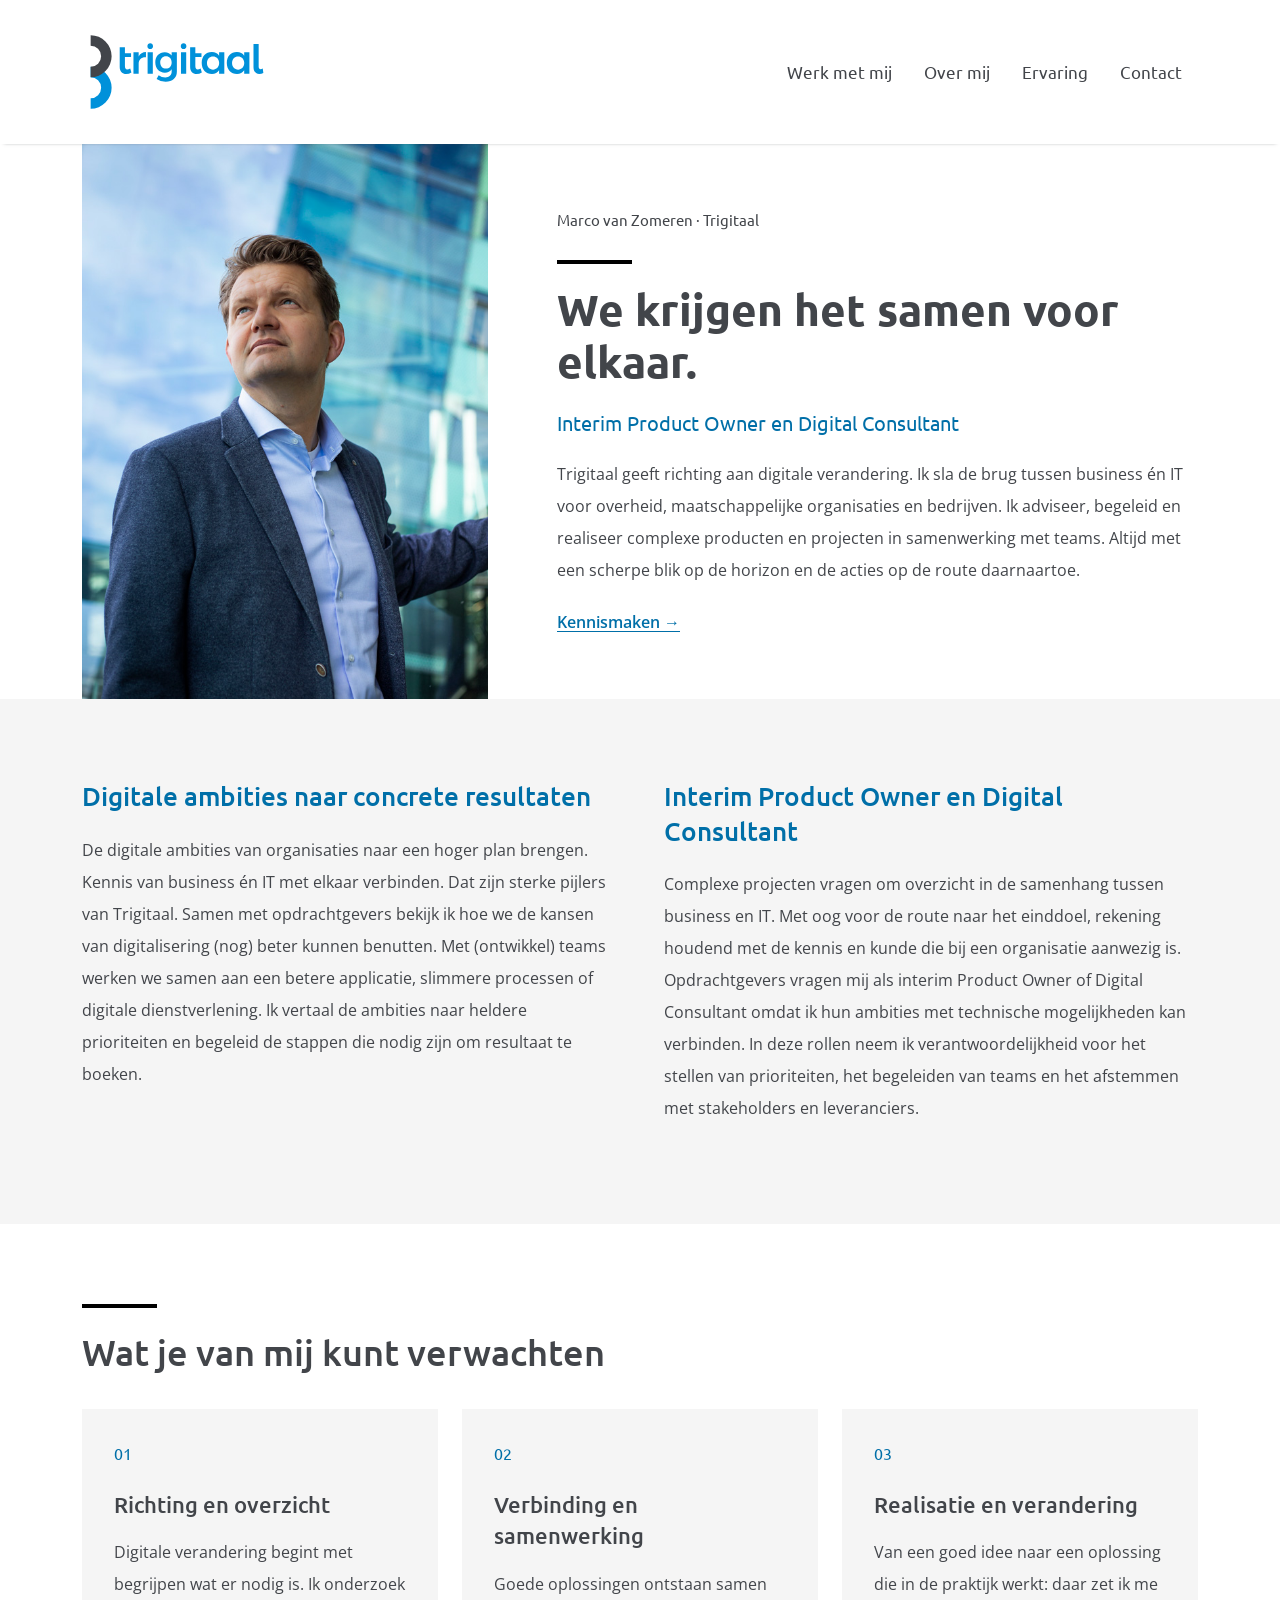
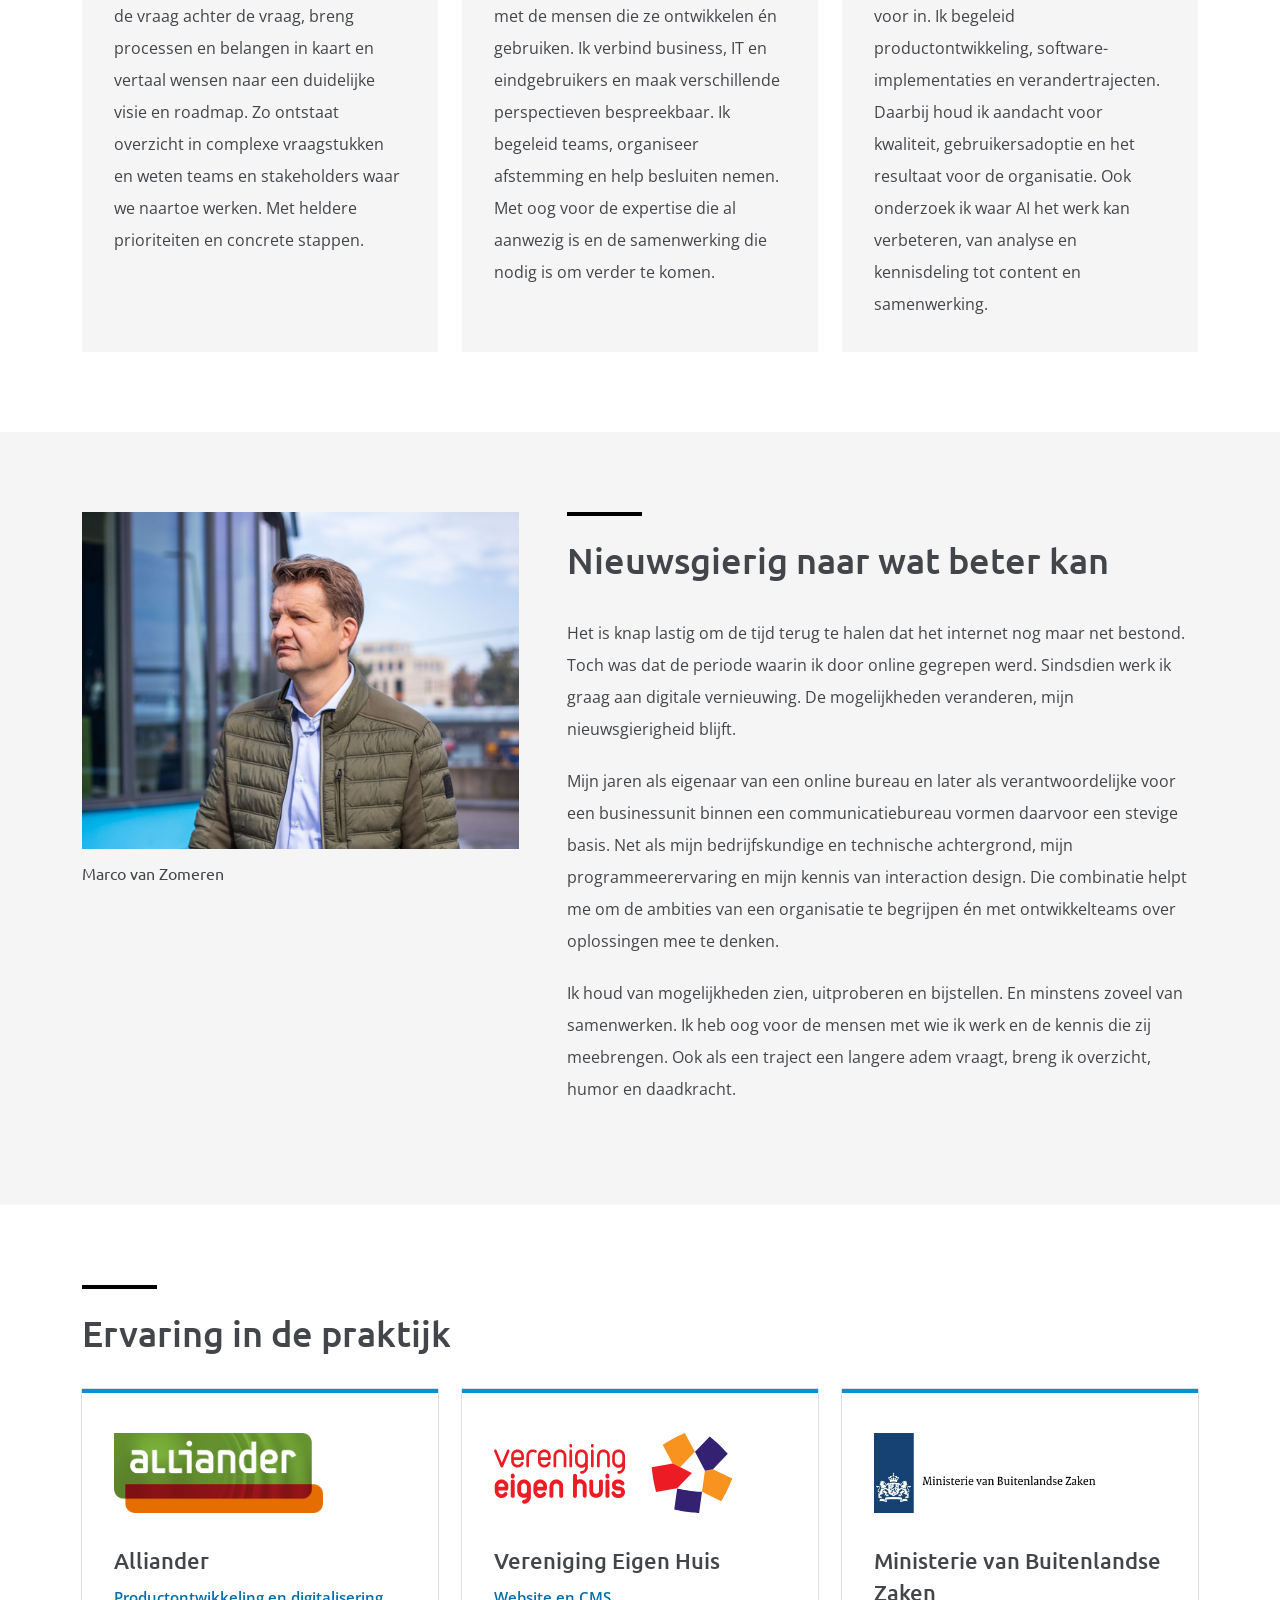
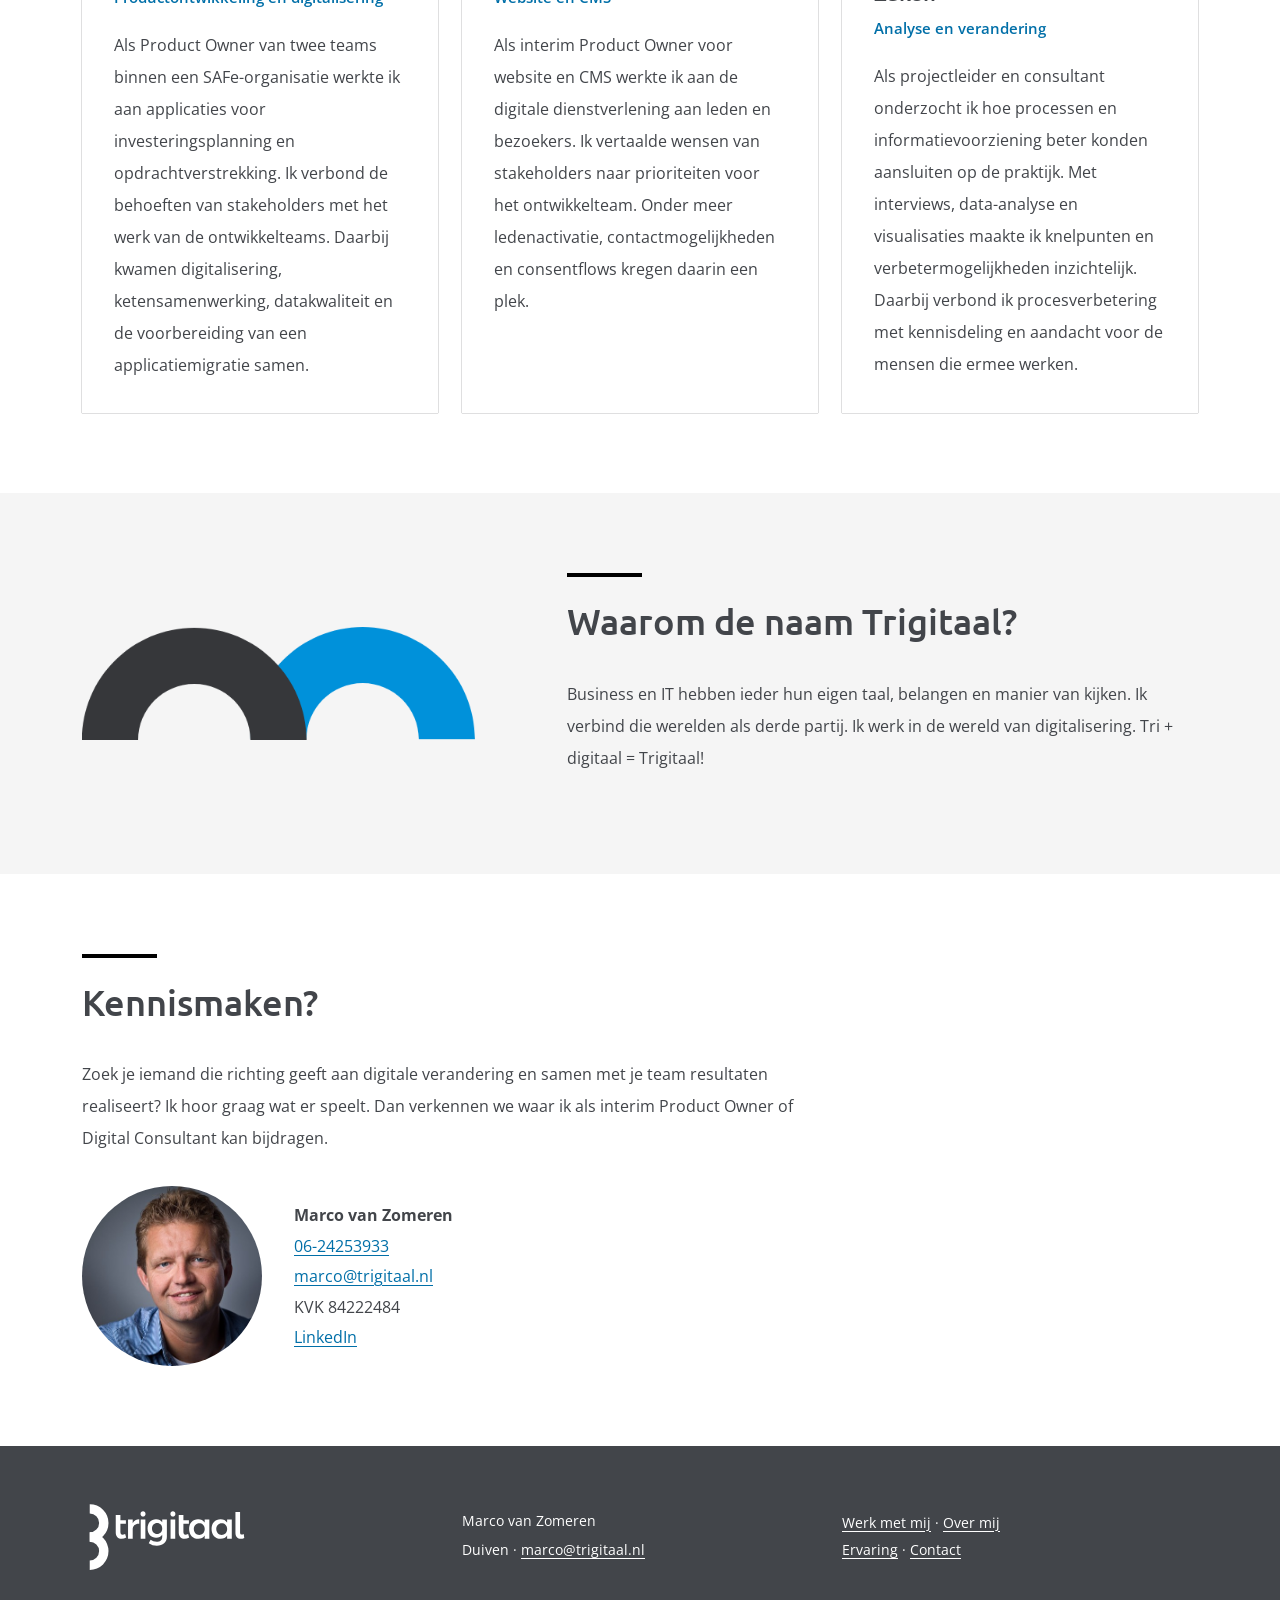
<file: index.html>
<!DOCTYPE html>
<html lang="nl">
<head>
  <meta charset="UTF-8">
  <meta name="viewport" content="width=device-width, initial-scale=1">
  <title>Trigitaal | Marco van Zomeren — Product Owner en Digital Consultant</title>
  <meta name="description" content="Marco van Zomeren verbindt business en IT als interim Product Owner en Digital Consultant. Richting, samenwerking en resultaat bij digitale verandering.">
  <link rel="icon" href="assets/images/favicon_trigitaal.ico">
  <link rel="stylesheet" href="assets/css/bootstrap.min.css">
  <link rel="preconnect" href="https://fonts.googleapis.com">
  <link rel="preconnect" href="https://fonts.gstatic.com" crossorigin>
  <link href="https://fonts.googleapis.com/css2?family=Open+Sans:wght@400;600&family=Ubuntu:wght@400;500;700&display=swap" rel="stylesheet">
  <link rel="stylesheet" href="style.css">
</head>
<body>
<a class="skip-link" href="#inhoud">Direct naar inhoud</a>
<header>
  <nav class="navbar navbar-expand-lg navbar-light" aria-label="Hoofdnavigatie">
    <div class="container">
      <a class="navbar-brand logo" href="#inhoud" aria-label="Trigitaal, naar het begin"><img src="assets/images/logo-trigitaal.svg" alt="Trigitaal" width="190"></a>
      <button class="navbar-toggler" type="button" data-bs-toggle="collapse" data-bs-target="#mainNavbar" aria-controls="mainNavbar" aria-expanded="false" aria-label="Menu openen of sluiten"><span class="navbar-toggler-icon"></span></button>
      <div class="collapse navbar-collapse justify-content-end" id="mainNavbar"><ul class="navbar-nav"><li class="nav-item"><a class="nav-link" href="#werk-met-mij">Werk met mij</a></li><li class="nav-item"><a class="nav-link" href="#over-mij">Over mij</a></li><li class="nav-item"><a class="nav-link" href="#ervaring">Ervaring</a></li><li class="nav-item"><a class="nav-link" href="#contact">Contact</a></li></ul></div>
    </div>
  </nav>
</header>
<main id="inhoud" tabindex="-1">
  <section class="brandbox" aria-labelledby="intro-title">
    <div class="container"><div class="row align-items-center hero-row">
      <div class="col-md-5 hero-image-column"><img class="hero-photo" src="assets/images/foto_marco_home.jpg" alt="Marco van Zomeren" width="600" height="821" fetchpriority="high"></div>
      <div class="col-md-7 hero-copy"><p class="eyebrow">Marco van Zomeren · Trigitaal</p><h1 id="intro-title">We krijgen het samen voor elkaar.</h1><p class="role">Interim Product Owner en Digital Consultant</p><p>Trigitaal geeft richting aan digitale verandering. Ik sla de brug tussen business én IT voor overheid, maatschappelijke organisaties en bedrijven. Ik adviseer, begeleid en realiseer complexe producten en projecten in samenwerking met teams. Altijd met een scherpe blik op de horizon en de acties op de route daarnaartoe.</p><a class="contact-link" href="#contact">Kennismaken <span aria-hidden="true">→</span></a></div>
    </div></div>
  </section>
  <section id="werk-met-mij" class="section block-background-grey" aria-label="Werk met mij">
    <div class="container"><div class="row g-4 g-lg-5"><article class="col-lg-6"><h2>Digitale ambities naar concrete resultaten</h2><p>De digitale ambities van organisaties naar een hoger plan brengen. Kennis van business én IT met elkaar verbinden. Dat zijn sterke pijlers van Trigitaal. Samen met opdrachtgevers bekijk ik hoe we de kansen van digitalisering (nog) beter kunnen benutten. Met (ontwikkel) teams werken we samen aan een betere applicatie, slimmere processen of digitale dienstverlening. Ik vertaal de ambities naar heldere prioriteiten en begeleid de stappen die nodig zijn om resultaat te boeken.</p></article>
<article class="col-lg-6"><h2>Interim Product Owner en Digital Consultant</h2><p>Complexe projecten vragen om overzicht in de samenhang tussen business en IT. Met oog voor de route naar het einddoel, rekening houdend met de kennis en kunde die bij een organisatie aanwezig is. Opdrachtgevers vragen mij als interim Product Owner of Digital Consultant omdat ik hun ambities met technische mogelijkheden kan verbinden. In deze rollen neem ik verantwoordelijkheid voor het stellen van prioriteiten, het begeleiden van teams en het afstemmen met stakeholders en leveranciers.</p></article></div></div>
  </section>
  <section class="section" aria-labelledby="verwachten-title">
    <div class="container"><h2 class="section-title" id="verwachten-title">Wat je van mij kunt verwachten</h2><div class="row g-4"><div class="col-lg-4"><article class="card contribution"><div class="card-body"><span class="card-number" aria-hidden="true">01</span><h3>Richting en overzicht</h3><p>Digitale verandering begint met begrijpen wat er nodig is. Ik onderzoek de vraag achter de vraag, breng processen en belangen in kaart en vertaal wensen naar een duidelijke visie en roadmap. Zo ontstaat overzicht in complexe vraagstukken en weten teams en stakeholders waar we naartoe werken. Met heldere prioriteiten en concrete stappen.</p></div></article></div>
<div class="col-lg-4"><article class="card contribution"><div class="card-body"><span class="card-number" aria-hidden="true">02</span><h3>Verbinding en samenwerking</h3><p>Goede oplossingen ontstaan samen met de mensen die ze ontwikkelen én gebruiken. Ik verbind business, IT en eindgebruikers en maak verschillende perspectieven bespreekbaar. Ik begeleid teams, organiseer afstemming en help besluiten nemen. Met oog voor de expertise die al aanwezig is en de samenwerking die nodig is om verder te komen.</p></div></article></div>
<div class="col-lg-4"><article class="card contribution"><div class="card-body"><span class="card-number" aria-hidden="true">03</span><h3>Realisatie en verandering</h3><p>Van een goed idee naar een oplossing die in de praktijk werkt: daar zet ik me voor in. Ik begeleid productontwikkeling, software-implementaties en verandertrajecten. Daarbij houd ik aandacht voor kwaliteit, gebruikersadoptie en het resultaat voor de organisatie. Ook onderzoek ik waar AI het werk kan verbeteren, van analyse en kennisdeling tot content en samenwerking.</p></div></article></div></div></div>
  </section>
  <section id="over-mij" class="section block-background-grey" aria-labelledby="over-title">
    <div class="container"><div class="row g-4 g-lg-5 align-items-start">
      <div class="col-lg-5"><figure><img class="about-photo" src="assets/images/foto_marco_wiebenik.jpg" alt="Portret van Marco van Zomeren" width="600" height="462" loading="lazy"><figcaption>Marco van Zomeren</figcaption></figure></div>
      <div class="col-lg-7"><h2 class="section-title" id="over-title">Nieuwsgierig naar wat beter kan</h2><p>Het is knap lastig om de tijd terug te halen dat het internet nog maar net bestond. Toch was dat de periode waarin ik door online gegrepen werd. Sindsdien werk ik graag aan digitale vernieuwing. De mogelijkheden veranderen, mijn nieuwsgierigheid blijft.</p><p>Mijn jaren als eigenaar van een online bureau en later als verantwoordelijke voor een businessunit binnen een communicatiebureau vormen daarvoor een stevige basis. Net als mijn bedrijfskundige en technische achtergrond, mijn programmeerervaring en mijn kennis van interaction design. Die combinatie helpt me om de ambities van een organisatie te begrijpen én met ontwikkelteams over oplossingen mee te denken.</p><p>Ik houd van mogelijkheden zien, uitproberen en bijstellen. En minstens zoveel van samenwerken. Ik heb oog voor de mensen met wie ik werk en de kennis die zij meebrengen. Ook als een traject een langere adem vraagt, breng ik overzicht, humor en daadkracht.</p></div>
    </div></div>
  </section>
  <section id="ervaring" class="section" aria-labelledby="ervaring-title">
    <div class="container"><h2 class="section-title" id="ervaring-title">Ervaring in de praktijk</h2><div class="row g-4"><div class="col-lg-4"><article class="card case"><div class="card-body"><div class="case-logo"><img src="assets/images/logo-alliander.png" alt="Logo Alliander" loading="lazy"></div><h3>Alliander</h3><p class="case-subtitle">Productontwikkeling en digitalisering</p><p>Als Product Owner van twee teams binnen een SAFe-organisatie werkte ik aan applicaties voor investeringsplanning en opdrachtverstrekking. Ik verbond de behoeften van stakeholders met het werk van de ontwikkelteams. Daarbij kwamen digitalisering, ketensamenwerking, datakwaliteit en de voorbereiding van een applicatiemigratie samen.</p></div></article></div>
<div class="col-lg-4"><article class="card case"><div class="card-body"><div class="case-logo"><img src="assets/images/logo-vereniging-eigen-huis.svg" alt="Logo Vereniging Eigen Huis" loading="lazy"></div><h3>Vereniging Eigen Huis</h3><p class="case-subtitle">Website en CMS</p><p>Als interim Product Owner voor website en CMS werkte ik aan de digitale dienstverlening aan leden en bezoekers. Ik vertaalde wensen van stakeholders naar prioriteiten voor het ontwikkelteam. Onder meer ledenactivatie, contactmogelijkheden en consentflows kregen daarin een plek.</p></div></article></div>
<div class="col-lg-4"><article class="card case"><div class="card-body"><div class="case-logo"><img src="assets/images/logo-ministerie-buitenlandse-zaken.jpg" alt="Logo Ministerie van Buitenlandse Zaken" loading="lazy"></div><h3>Ministerie van Buitenlandse Zaken</h3><p class="case-subtitle">Analyse en verandering</p><p>Als projectleider en consultant onderzocht ik hoe processen en informatievoorziening beter konden aansluiten op de praktijk. Met interviews, data-analyse en visualisaties maakte ik knelpunten en verbetermogelijkheden inzichtelijk. Daarbij verbond ik procesverbetering met kennisdeling en aandacht voor de mensen die ermee werken.</p></div></article></div></div></div>
  </section>
  <section class="section block-background-grey" aria-labelledby="naam-title">
    <div class="container"><div class="row g-4 g-lg-5 align-items-center">
      <div class="col-md-5"><img class="illustration" src="assets/images/brug.png" alt="" width="504" height="145" loading="lazy"></div>
      <div class="col-md-7"><h2 class="section-title" id="naam-title">Waarom de naam Trigitaal?</h2><p>Business en IT hebben ieder hun eigen taal, belangen en manier van kijken. Ik verbind die werelden als derde partij. Ik werk in de wereld van digitalisering. Tri + digitaal = Trigitaal!</p></div>
    </div></div>
  </section>
  <section id="contact" class="section contact-section" aria-labelledby="contact-title">
    <div class="container"><div class="row"><div class="col-lg-8"><h2 class="section-title" id="contact-title">Kennismaken?</h2><p>Zoek je iemand die richting geeft aan digitale verandering en samen met je team resultaten realiseert? Ik hoor graag wat er speelt. Dan verkennen we waar ik als interim Product Owner of Digital Consultant kan bijdragen.</p><div class="contact-person"><img class="contact-photo" src="assets/images/marco-contact.jpg" alt="Marco van Zomeren" width="240" height="160" loading="lazy"><address><strong>Marco van Zomeren</strong><br><a href="tel:+31624253933">06-24253933</a><br><a href="mailto:marco@trigitaal.nl">marco@trigitaal.nl</a><br>KVK 84222484<br><a href="https://www.linkedin.com/in/marcovanzomeren/">LinkedIn</a></address></div></div></div></div>
  </section>
</main>
<footer class="footer"><div class="container"><div class="row align-items-center g-4"><div class="col-md-4"><a href="#inhoud"><img src="assets/images/logo-wit.svg" alt="Trigitaal" width="170" loading="lazy"></a></div><div class="col-md-4"><p>Marco van Zomeren<br>Duiven · <a href="mailto:marco@trigitaal.nl">marco@trigitaal.nl</a></p></div><div class="col-md-4"><nav aria-label="Footernavigatie"><a href="#werk-met-mij">Werk met mij</a> · <a href="#over-mij">Over mij</a><br><a href="#ervaring">Ervaring</a> · <a href="#contact">Contact</a></nav></div></div></div></footer>
<script src="assets/js/bootstrap.min.js"></script>
<script src="assets/js/onepage.js"></script>
</body>
</html>
</file>
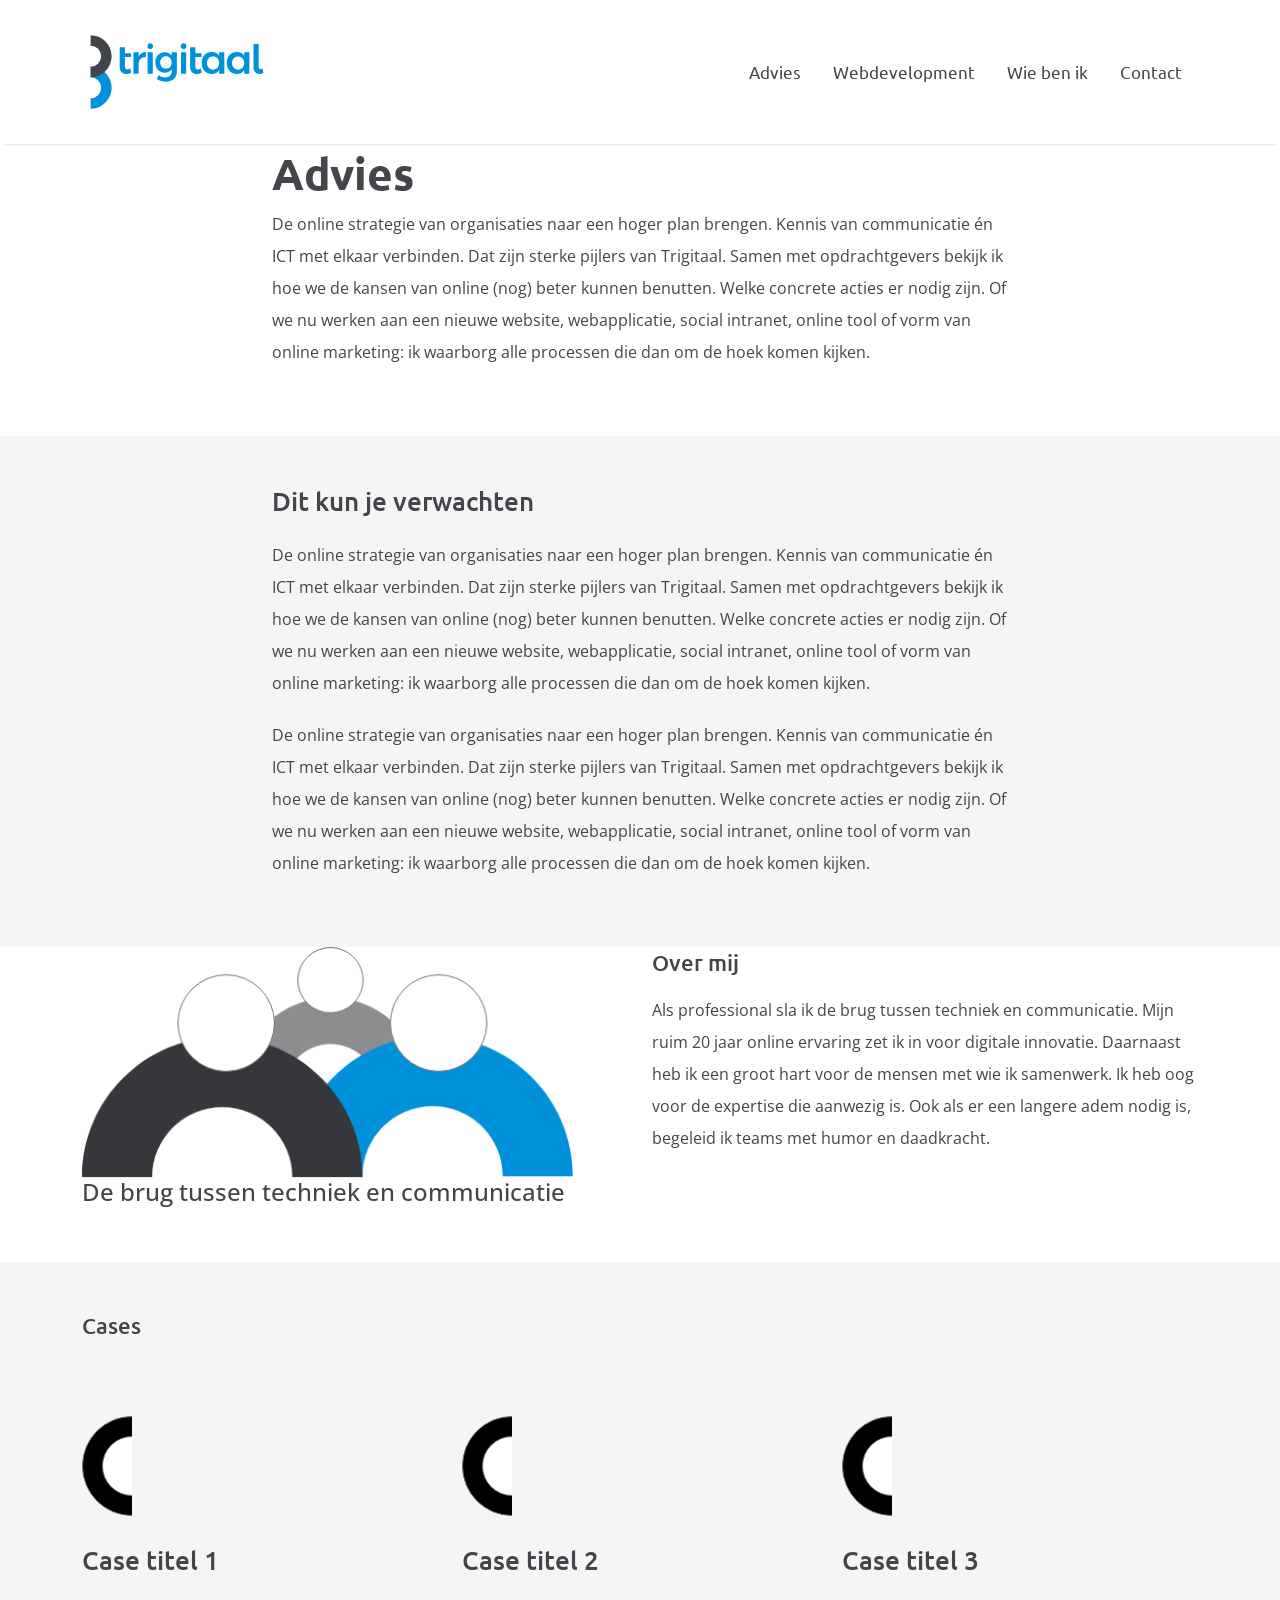
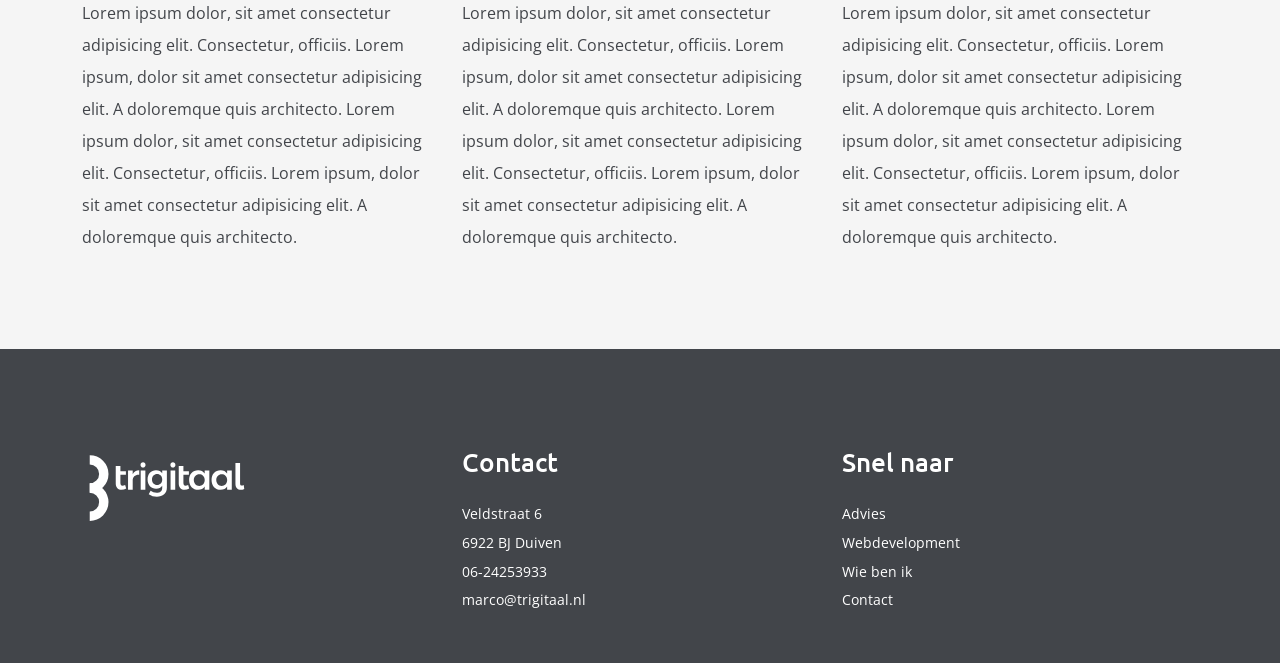
<file: page.html>
<!DOCTYPE html>
<html lang="nl">
    <head>
        <meta charset="UTF-8">
        
        <meta name="viewport" content="width=device-width, initial-scale=1.0">
        <link rel="shortcut icon" href="assets/images/favicon_trigitaal.ico" type="image/x-icon">
        <link rel="stylesheet" href="assets/css/bootstrap.min.css">
        <link rel="stylesheet" href="style.css">
        <link rel="preconnect" href="https://fonts.googleapis.com"> 
        <link rel="preconnect" href="https://fonts.gstatic.com" crossorigin> 
        <link href="https://fonts.googleapis.com/css2?family=Montserrat:wght@400;600&family=Open+Sans:wght@400&family=Ubuntu:wght@200;300;400;500;700&display=swap" rel="stylesheet">
    
        <title>Trigitaal - Page</title>
    </head>
<body>  
  
    <header>
        <nav class="navbar navbar-expand-lg navbar-light">
            <div class="container">
                <div class="navbar-brand">   
                    <a href="index.html" class="logo">
                    <img src="assets/images/logo-trigitaal.svg" alt="Trigitaal">
                    </a>
                </div>      
                    <button class="navbar-toggler" type="button" data-bs-toggle="collapse" data-bs-target="#mainNavbar" aria-controls="mainNavbar" aria-expanded="false" aria-label="Menu openen of sluiten">
                    <span class="navbar-toggler-icon"></span>
                    </button>
                <div class="collapse navbar-collapse justify-content-end" id="mainNavbar">
                    <ul class="navbar-nav">
                        <li class="nav-item">
                            <a href="page.html" class="nav-link">Advies</a>
                        </li>
                        <li class="nav-item">
                            <a href="index.html#webdevelopment" class="nav-link">Webdevelopment</a>
                        </li>
                        <li class="nav-item">
                             <a href="index.html#over-mij" class="nav-link">Wie ben ik</a>
                        </li>
                        <li class="nav-item">
                             <a href="#contact" class="nav-link">Contact</a>
                        </li>
                    </ul>
                </div>             
            </div>
        </nav> 
    </header>
<main>
    <section class="brandbox">
        <div class="container">  
            <div class="row">
                <div class="col-md-8 offset-md-2 mt-1 mb-5">
                    <h1>Advies</h1>
                        <p>De online strategie van organisaties naar een hoger plan brengen. Kennis van communicatie én ICT met elkaar verbinden. Dat zijn sterke pijlers van Trigitaal. Samen met opdrachtgevers bekijk ik hoe we de kansen van online (nog) beter kunnen benutten. Welke concrete acties er nodig zijn. Of we nu werken aan een nieuwe website, webapplicatie, social intranet, online tool of vorm van online marketing: ik waarborg alle processen die dan om de hoek komen kijken.</p>
                </div>
                </div>   
        </div>
    </section>

    <section class="one-column block-background-grey">
        <div class="container">  
            <div class="row">
                <div class="col-md-8 offset-md-2 mt-5 mb-5">
                    <h2>Dit kun je verwachten</h2>
                        <p>De online strategie van organisaties naar een hoger plan brengen. Kennis van communicatie én ICT met elkaar verbinden. Dat zijn sterke pijlers van Trigitaal. Samen met opdrachtgevers bekijk ik hoe we de kansen van online (nog) beter kunnen benutten. Welke concrete acties er nodig zijn. Of we nu werken aan een nieuwe website, webapplicatie, social intranet, online tool of vorm van online marketing: ik waarborg alle processen die dan om de hoek komen kijken.</p>
                        <p>De online strategie van organisaties naar een hoger plan brengen. Kennis van communicatie én ICT met elkaar verbinden. Dat zijn sterke pijlers van Trigitaal. Samen met opdrachtgevers bekijk ik hoe we de kansen van online (nog) beter kunnen benutten. Welke concrete acties er nodig zijn. Of we nu werken aan een nieuwe website, webapplicatie, social intranet, online tool of vorm van online marketing: ik waarborg alle processen die dan om de hoek komen kijken.</p>

                </div>
                </div>   
        </div>
    </section>

    <section class="two-columns">   
        <div class="container mb-5">
            <div class="row">
            <div class="col-md-6">
                <img src="assets/images/samenwerken.png" alt="samenwerken figuur" class="illustration">
                <h4>De brug tussen techniek en communicatie</h4>
            </div>
            <div class="col-md-6">                               
                <h3>Over mij</h3>
                <p>Als professional sla ik de brug tussen techniek en communicatie. Mijn ruim 20 jaar online ervaring zet ik in voor digitale innovatie. Daarnaast heb ik een groot hart voor de mensen met wie ik samenwerk. Ik heb oog voor de expertise die aanwezig is. Ook als er een langere adem nodig is, begeleid ik teams met humor en daadkracht.</p>
            </div>
            </div>   
        </div>
    </section>  

<section class="cases block-background-grey pt-5 pb-5">
    <div class="container">
        <h3>Cases</h3>
        <div class="row mt-5">
            <div class="col-lg-4 mb-5">
                <div class="card">
                    <div class="card-img">
                        <img src="assets/images/boog-c.png" alt="" class="cases-card-img-top">
                    </div>
                    <div class="cases-card-body">
                       <div class="card-title"><h2>Case titel 1</h2></div>
                        <div class="card-text"><p>Lorem ipsum dolor, sit amet consectetur adipisicing elit. Consectetur, officiis. Lorem ipsum, dolor sit amet consectetur adipisicing elit. A doloremque quis architecto. Lorem ipsum dolor, sit amet consectetur adipisicing elit. Consectetur, officiis. Lorem ipsum, dolor sit amet consectetur adipisicing elit. A doloremque quis architecto.</p>
                        </div>
                    </div>
                </div>
            </div>
            <div class="col-lg-4 mb-5">
                <div class="card">
                    <div class="card-img">
                        <img src="assets/images/boog-c.png" alt="" class="cases-card-img-top">
                    </div>
                    <div class="cases-card-body">
                       <div class="card-title"><h2>Case titel 2</h2></div>
                        <div class="card-text"><p>Lorem ipsum dolor, sit amet consectetur adipisicing elit. Consectetur, officiis. Lorem ipsum, dolor sit amet consectetur adipisicing elit. A doloremque quis architecto. Lorem ipsum dolor, sit amet consectetur adipisicing elit. Consectetur, officiis. Lorem ipsum, dolor sit amet consectetur adipisicing elit. A doloremque quis architecto.</p>
                        </div>
                    </div>
                </div>
            </div>
            <div class="col-lg-4 mb-5">
                <div class="card">
                    <div class="card-img">
                        <img src="assets/images/boog-c.png" alt="" class="cases-card-img-top">
                    </div>
                    <div class="cases-card-body">
                       <div class="card-title"><h2>Case titel 3</h2></div>
                        <div class="card-text"><p>Lorem ipsum dolor, sit amet consectetur adipisicing elit. Consectetur, officiis. Lorem ipsum, dolor sit amet consectetur adipisicing elit. A doloremque quis architecto. Lorem ipsum dolor, sit amet consectetur adipisicing elit. Consectetur, officiis. Lorem ipsum, dolor sit amet consectetur adipisicing elit. A doloremque quis architecto.</p>
                    </div>
                </div>
            </div>
        </div>
    </div>
</div>
</section>
</main>

  
<footer class="footer" id="contact">   
    <div class="container">
        <div class="row">
            <div class="col-md-4 mt-5">
                <img src="assets/images/logo-wit.svg" alt="Trigitaal" width="170">
            </div>
            <div class="col-md-4 mt-5">                            
            <div><h2>Contact</h2></div>
                <p>Veldstraat 6<br>
                6922 BJ  Duiven<br>
                06-24253933<br>
                marco@trigitaal.nl</p>
            </div>
        
            <div class="col-md-4 mt-5">                            
                <div><h2>Snel naar</h2></div>
                    <p>Advies<br>
                    Webdevelopment<br>
                    Wie ben ik<br>
                    Contact</p>
        </div>
        </div>   
    </div>
</footer>  

    <script src="assets/js/bootstrap.min.js"></script>
    
      

</body>
</html>
</file>
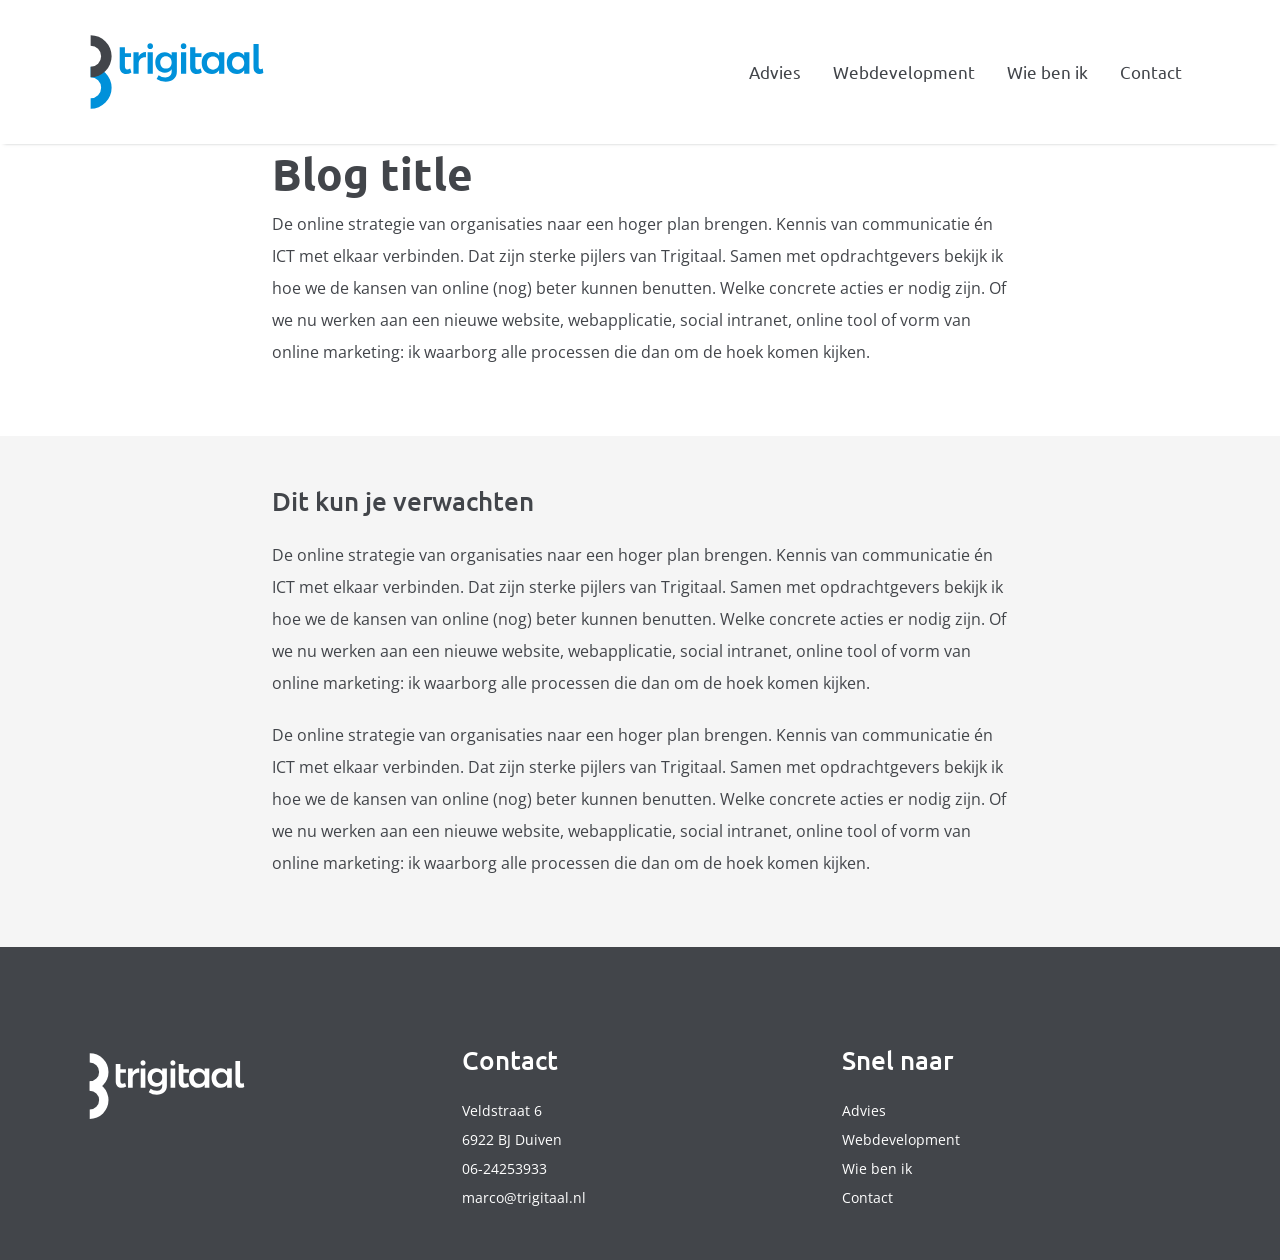
<file: single.html>
<!DOCTYPE html>
<html lang="nl">
    <head>
        <meta charset="UTF-8">
        
        <meta name="viewport" content="width=device-width, initial-scale=1.0">
        <link rel="shortcut icon" href="assets/images/favicon_trigitaal.ico" type="image/x-icon">
        <link rel="stylesheet" href="assets/css/bootstrap.min.css">
        <link rel="stylesheet" href="style.css">
        <link rel="preconnect" href="https://fonts.googleapis.com"> 
        <link rel="preconnect" href="https://fonts.gstatic.com" crossorigin> 
        <link href="https://fonts.googleapis.com/css2?family=Montserrat:wght@400;600&family=Open+Sans:wght@400&family=Ubuntu:wght@200;300;400;500;700&display=swap" rel="stylesheet">
    
        <title>Trigitaal - Blogpage</title>
    </head>
<body>  
  
    <header>
        <nav class="navbar navbar-expand-lg navbar-light">
            <div class="container">
                <div class="navbar-brand">   
                   <a href="index.html" class="logo">
                    <img src="assets/images/logo-trigitaal.svg" alt="Trigitaal">
                    </a>
                </div>      
                    <button class="navbar-toggler" type="button" data-bs-toggle="collapse" data-bs-target="#mainNavbar" aria-controls="mainNavbar" aria-expanded="false" aria-label="Menu openen of sluiten">
                    <span class="navbar-toggler-icon"></span>
                    </button>
                <div class="collapse navbar-collapse justify-content-end" id="mainNavbar">
                    <ul class="navbar-nav">
                        <li class="nav-item">
                            <a href="page.html" class="nav-link">Advies</a>
                        </li>
                        <li class="nav-item">
                            <a href="index.html#webdevelopment" class="nav-link">Webdevelopment</a>
                        </li>
                        <li class="nav-item">
                             <a href="index.html#over-mij" class="nav-link">Wie ben ik</a>
                        </li>
                        <li class="nav-item">
                             <a href="#contact" class="nav-link">Contact</a>
                        </li>
                    </ul>
                </div>             
            </div>
        </nav> 
    </header>
<main>
    <section class="one-column">
        <div class="container">  
            <div class="row">
                <div class="col-md-8 offset-md-2 mt-1 mb-5">
                    <h1>Blog title</h1>
                        <p>De online strategie van organisaties naar een hoger plan brengen. Kennis van communicatie én ICT met elkaar verbinden. Dat zijn sterke pijlers van Trigitaal. Samen met opdrachtgevers bekijk ik hoe we de kansen van online (nog) beter kunnen benutten. Welke concrete acties er nodig zijn. Of we nu werken aan een nieuwe website, webapplicatie, social intranet, online tool of vorm van online marketing: ik waarborg alle processen die dan om de hoek komen kijken.</p>
                </div>
                </div>   
        </div>
    </section>

    <section class="one-column block-background-grey">
        <div class="container">  
            <div class="row">
                <div class="col-md-8 offset-md-2 mt-5 mb-5">
                    <h2>Dit kun je verwachten</h2>
                        <p>De online strategie van organisaties naar een hoger plan brengen. Kennis van communicatie én ICT met elkaar verbinden. Dat zijn sterke pijlers van Trigitaal. Samen met opdrachtgevers bekijk ik hoe we de kansen van online (nog) beter kunnen benutten. Welke concrete acties er nodig zijn. Of we nu werken aan een nieuwe website, webapplicatie, social intranet, online tool of vorm van online marketing: ik waarborg alle processen die dan om de hoek komen kijken.</p>
                        <p>De online strategie van organisaties naar een hoger plan brengen. Kennis van communicatie én ICT met elkaar verbinden. Dat zijn sterke pijlers van Trigitaal. Samen met opdrachtgevers bekijk ik hoe we de kansen van online (nog) beter kunnen benutten. Welke concrete acties er nodig zijn. Of we nu werken aan een nieuwe website, webapplicatie, social intranet, online tool of vorm van online marketing: ik waarborg alle processen die dan om de hoek komen kijken.</p>

                </div>
                </div>   
        </div>
    </section>
</main>
<footer class="footer" id="contact">   
    <div class="container">
        <div class="row">
            <div class="col-md-4 mt-5">
                <img src="assets/images/logo-wit.svg" alt="Trigitaal" width="170">
            </div>
            <div class="col-md-4 mt-5">                            
            <div><h2>Contact</h2></div>
                <p>Veldstraat 6<br>
                6922 BJ  Duiven<br>
                06-24253933<br>
                marco@trigitaal.nl</p>
            </div>
        
            <div class="col-md-4 mt-5">                            
                <div><h2>Snel naar</h2></div>
                    <p>Advies<br>
                    Webdevelopment<br>
                    Wie ben ik<br>
                    Contact</p>
        </div>
        </div>   
    </div>
</footer>  

    <script src="assets/js/bootstrap.min.js"></script>
    
      

</body>
</html>
</file>
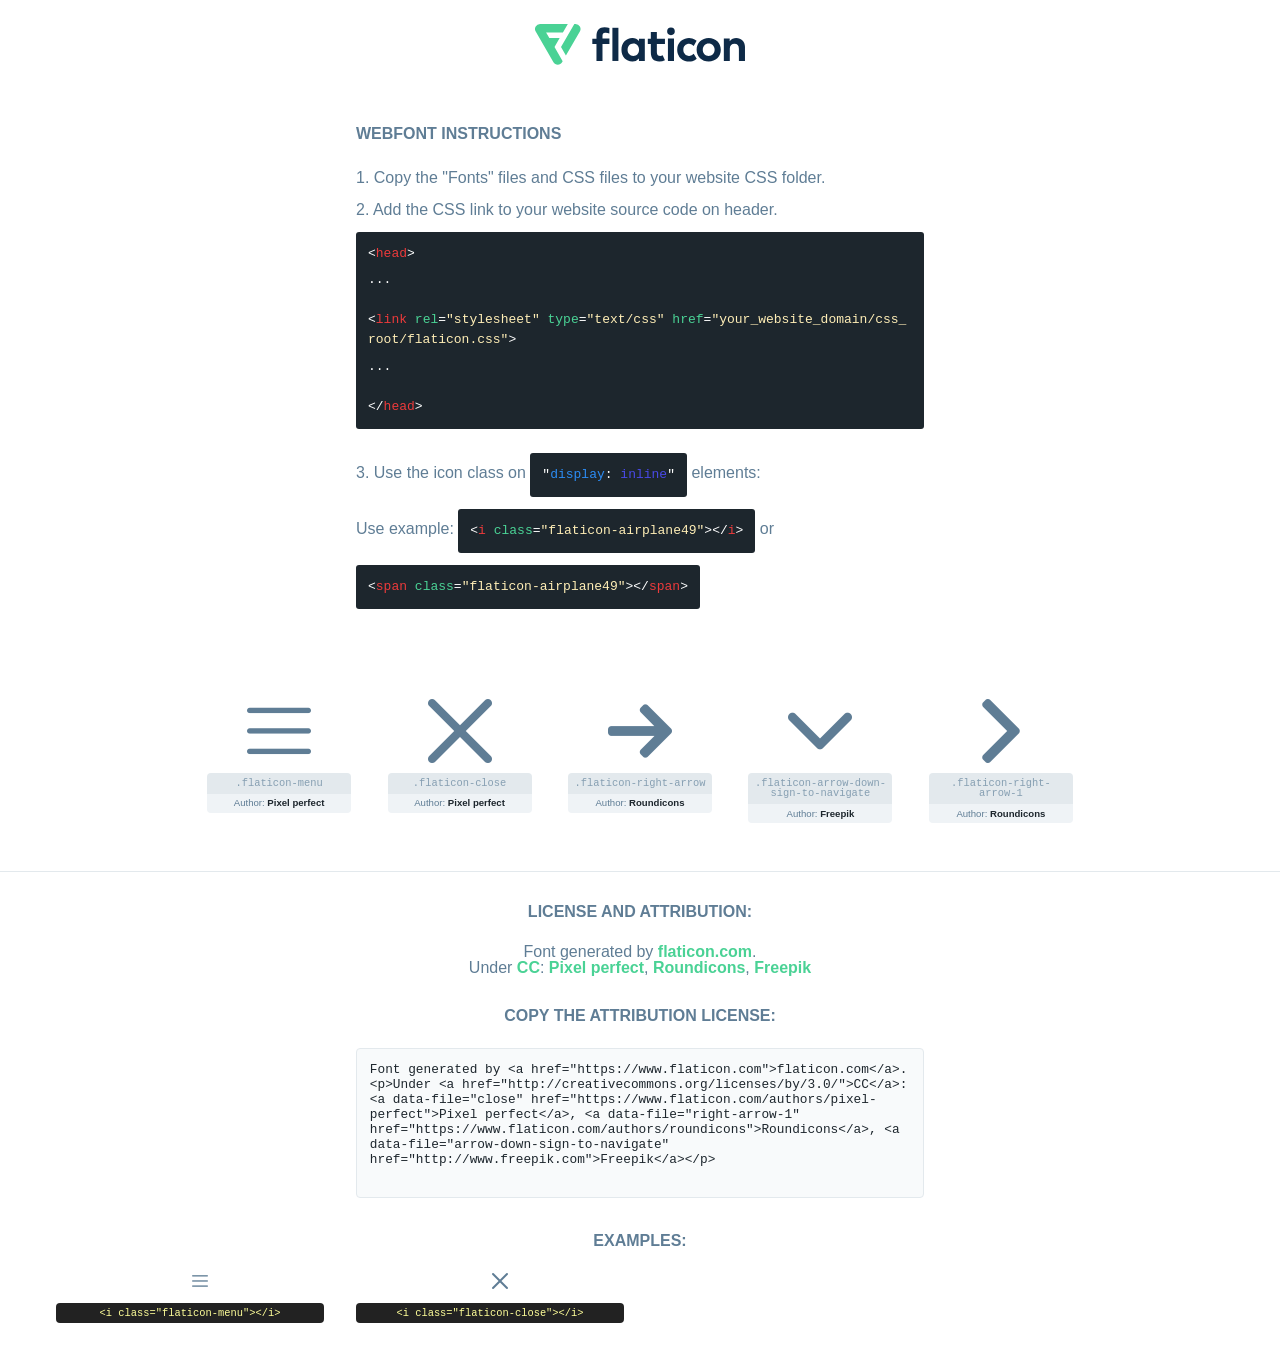
<file: assets/font/flaticon.html>
<!DOCTYPE html>
<html lang="en">
<head>
    <title>Flaticon Webfont</title>
    <link rel="stylesheet" type="text/css" href="flaticon.css"/>
    <meta charset="UTF-8">
    <style>
        html, body, div, span, applet, object, iframe,
        h1, h2, h3, h4, h5, h6, p, blockquote, pre,
        a, abbr, acronym, address, big, cite, code,
        del, dfn, em, img, ins, kbd, q, s, samp,
        small, strike, strong, sub, sup, tt, var,
        b, u, i, center,
        dl, dt, dd, ol, ul, li,
        fieldset, form, label, legend,
        table, caption, tbody, tfoot, thead, tr, th, td,
        article, aside, canvas, details, embed,
        figure, figcaption, footer, header, hgroup,
        menu, nav, output, ruby, section, summary,
        time, mark, audio, video {
            margin: 0;
            padding: 0;
            border: 0;
            font-size: 100%;
            font: inherit;
            vertical-align: baseline;
        }

        /* HTML5 display-role reset for older browsers */
        article, aside, details, figcaption, figure,
        footer, header, hgroup, menu, nav, section {
            display: block;
        }

        body {
            line-height: 1;
        }

        ol, ul {
            list-style: none;
        }

        blockquote, q {
            quotes: none;
        }

        blockquote:before, blockquote:after,
        q:before, q:after {
            content: '';
            content: none;
        }

        table {
            border-collapse: collapse;
            border-spacing: 0;
        }

        body {
            font-family: Helvetica, Arial, sans-serif;
            font-size: 16px;
            color: #5f7d95;
        }

        a {
            color: #4AD295;
            font-weight: bold;
            text-decoration: none;
        }

        * {
            -moz-box-sizing: border-box;
            -webkit-box-sizing: border-box;
            box-sizing: border-box;
            margin: 0;
            padding: 0;
        }

        [class^="flaticon-"]:before, [class*=" flaticon-"]:before, [class^="flaticon-"]:after, [class*=" flaticon-"]:after {
            font-family: Flaticon;
            font-size: 30px;
            font-style: normal;
            margin-left: 20px;
            color: #333;
        }

        .wrapper {
            max-width: 600px;
            margin: auto;
            padding: 0 1em;
        }

        .title {
            margin-bottom: 24px;
            text-transform: uppercase;
            font-weight: bold;
        }

        header {
            text-align: center;
            padding: 24px;
        }

        header .logo {
            width: 210px;
            height: auto;
            border: none;
            display: inline-block;
        }

        header strong {
            font-size: 28px;
            font-weight: 500;
            vertical-align: middle;
        }

        .demo {
            margin: 2em auto;
            line-height: 1.25em;
        }

        .demo ul li {
            margin-bottom: 12px;
        }

        .demo ul li code {
            background-color: #1D262D;
            border-radius: 3px;
            padding: 12px;
            display: inline-block;
            color: #fff;
            font-family: Consolas, Monaco, Lucida Console, Liberation Mono, DejaVu Sans Mono, Bitstream Vera Sans Mono, Courier New, monospace;
            font-weight: lighter;
            margin-top: 12px;
            font-size: 13px;
            word-break: break-all;
        }

        .demo ul li code .red {
            color: #EC3A3B;
        }

        .demo ul li code .green {
            color: #4AD295;
        }

        .demo ul li code .yellow {
            color: #FFEEB6;
        }

        .demo ul li code .blue {
            color: #2C8CF4;
        }

        .demo ul li code .purple {
            color: #4949E7;
        }

        .demo ul li code .dots {
            margin-top: 0.5em;
            display: block;
        }

        #glyphs {
            border-bottom: 1px solid #E3E9ED;
            padding: 2em 0;
            text-align: center;
        }

        .glyph {
            display: inline-block;
            width: 9em;
            margin: 1em;
            text-align: center;
            vertical-align: top;
            background: #FFF;
        }

        .glyph .flaticon {
            padding: 10px;
            display: block;
            font-family: "Flaticon";
            font-size: 64px;
            line-height: 1;
        }

        .glyph .flaticon:before {
            font-size: 64px;
            color: #5f7d95;
            margin-left: 0;
        }

        .class-name {
            font-size: 0.65em;
            background-color: #E3E9ED;
            color: #869FB2;
            border-radius: 4px 4px 0 0;
            padding: 0.5em;
            font-family: Consolas, Monaco, Lucida Console, Liberation Mono, DejaVu Sans Mono, Bitstream Vera Sans Mono, Courier New, monospace;
        }

        .author-name {
            font-size: 0.6em;
            background-color: #EFF3F6;
            border-top: 0;
            border-radius: 0 0 4px 4px;
            padding: 0.5em;
        }

        .author-name a {
            color: #1D262D;
        }

        .class-name:last-child {
            font-size: 10px;
            color: #888;
        }

        .class-name:last-child a {
            font-size: 10px;
            color: #555;
        }

        .glyph > input {
            display: block;
            width: 100px;
            margin: 5px auto;
            text-align: center;
            font-size: 12px;
            cursor: text;
        }

        .glyph > input.icon-input {
            font-family: "Flaticon";
            font-size: 16px;
            margin-bottom: 10px;
        }

        .attribution .title {
            margin-top: 2em;
        }

        .attribution textarea {
            background-color: #F8FAFB;
            color: #1D262D;
            padding: 1em;
            border: none;
            box-shadow: none;
            border: 1px solid #E3E9ED;
            border-radius: 4px;
            resize: none;
            width: 100%;
            height: 150px;
            font-size: 0.8em;
            font-family: Consolas, Monaco, Lucida Console, Liberation Mono, DejaVu Sans Mono, Bitstream Vera Sans Mono, Courier New, monospace;
            -webkit-appearance: none;
        }

        .attribution textarea:hover {
            border-color: #CFD9E0;
        }

        .attribution textarea:focus {
            border-color: #4AD295;
        }

        .iconsuse {
            margin: 2em auto;
            text-align: center;
            max-width: 1200px;
        }

        .iconsuse:after {
            content: '';
            display: table;
            clear: both;
        }

        .iconsuse .image {
            float: left;
            width: 25%;
            padding: 0 1em;
        }

        .iconsuse .image p {
            margin-bottom: 1em;
        }

        .iconsuse .image span {
            display: block;
            font-size: 0.65em;
            background-color: #222;
            color: #fff;
            border-radius: 4px;
            padding: 0.5em;
            color: #FFFF99;
            margin-top: 1em;
            font-family: Consolas, Monaco, Lucida Console, Liberation Mono, DejaVu Sans Mono, Bitstream Vera Sans Mono, Courier New, monospace;
        }

        .flaticon:before {
            color: #5f7d95;
        }

        #footer {
            text-align: center;
            background-color: #1D262D;
            color: #869FB2;
            padding: 12px;
            font-size: 14px;
        }

        #footer a {
            font-weight: normal;
        }

        @media (max-width: 960px) {
            .iconsuse .image {
                width: 50%;
            }
        }

        .preview {
            width: 100px;
            display: inline-block;
            margin: 10px;
        }

        .preview .inner {
            display: inline-block;
            width: 100%;
            text-align: center;
            background: #f5f5f5;
            -webkit-border-radius: 3px 3px 0 0;
            -moz-border-radius: 3px 3px 0 0;
            border-radius: 3px 3px 0 0;
        }

        .preview .inner  {
            line-height: 85px;
            font-size: 40px;
            color: #333;
        }

        .label {
            display: inline-block;
            width: 100%;
            box-sizing: border-box;
            padding: 5px;
            font-size: 10px;
            font-family: Monaco, monospace;
            color: #666;
            white-space: nowrap;
            overflow: hidden;
            text-overflow: ellipsis;
            background: #ddd;
            -webkit-border-radius: 0 0 3px 3px;
            -moz-border-radius: 0 0 3px 3px;
            border-radius: 0 0 3px 3px;
            color: #666;
        }
    </style>
</head>
<body>
    <header>
        <a href="https://www.flaticon.com/" target="_blank" class="logo">
            <svg xmlns="http://www.w3.org/2000/svg" viewBox="0 0 394.3 76.5">
                <path d="M156.6,69.4H145.3V7.1h11.3Z" style="fill:#0e2a47"/>
                <path d="M206.2,69.4h-11V64.8a15.4,15.4,0,0,1-12.6,5.7c-11.6,0-20.3-9.5-20.3-22.1s8.8-22.1,20.3-22.1a15.4,15.4,0,0,1,12.6,5.8V27.5h11Zm-32.4-21c0,6.4,4.2,11.6,10.8,11.6s10.8-4.9,10.8-11.6-4.4-11.6-10.8-11.6S173.9,42,173.9,48.4Z"
                      style="fill:#0e2a47"/>
                <path d="M262.5,13.7a7.2,7.2,0,0,1-14.4,0,7.2,7.2,0,1,1,14.4,0ZM261,69.4H249.6v-42H261Z"
                      style="fill:#0e2a47"/>
                <path id="_Trazado_" data-name="&lt;Trazado&gt;"
                      d="M139.6,17.8a16.6,16.6,0,0,0-8-1.4c-3.2.4-4.9,2-4.9,5.9v5.1h13V37.5h-13v32H115.4v-32h-7.8v-10h7.8V22.2c0-9.9,5.2-16.3,15-16.3a23.4,23.4,0,0,1,9.3,1.8Z"
                      style="fill:#0e2a47"/>
                <path d="M235.1,60c-3.5,0-6.3-1.9-6.3-7.1V37.5H244v-10H228.8V15H217.5V27.5h-5.7v10h5.7V53.7c0,10.9,5.3,16.8,15.7,16.8A22.9,22.9,0,0,0,244,68l-4.3-9.1A12.3,12.3,0,0,1,235.1,60Z"
                      style="fill:#0e2a47"/>
                <path d="M348.9,48.4c0,12.6-9.7,22.1-22.7,22.1s-22.7-9.4-22.7-22.1,9.6-22.1,22.7-22.1S348.9,35.8,348.9,48.4Zm-33.9,0c0,6.8,4.8,11.6,11.1,11.6s11.2-4.8,11.2-11.6-4.8-11.6-11.2-11.6S315.1,41.6,315.1,48.4Z"
                      style="fill:#0e2a47"/>
                <path d="M394.3,42.7V69.4H382.9V46.3c0-6.1-3-9.4-8.2-9.4s-8.9,3.2-8.9,9.5v23H354.6v-42h11v4.9c3-4.5,7.6-6.1,12.3-6.1C387.5,26.3,394.3,33,394.3,42.7Z"
                      style="fill:#0e2a47"/>
                <path d="M298,55.7h0a12.4,12.4,0,0,1-8.2,4.2h-.9l-1.8-.2a10,10,0,0,1-7.4-5.6,13.2,13.2,0,0,1-1.2-5.8,13,13,0,0,1,1.3-5.9,10.1,10.1,0,0,1,7.5-5.5h2.4a11.7,11.7,0,0,1,8.3,4.2l5.5-9.6a19.9,19.9,0,0,0-8.1-4.3,23.4,23.4,0,0,0-6.1-.8,25.2,25.2,0,0,0-7.5,1.1,20.9,20.9,0,0,0-8,4.6,21.9,21.9,0,0,0-6.8,16.4,21.9,21.9,0,0,0,6.7,16.3,20.9,20.9,0,0,0,8,4.6,25.2,25.2,0,0,0,7.7,1.2,23.6,23.6,0,0,0,6.2-.8,20,20,0,0,0,8.1-4.4Z"
                      style="fill:#0e2a47"/>
                <path d="M46.3,26.5H26.9L20.8,16H52.4L61.6,0H9.4A9.3,9.3,0,0,0,1.3,4.7a9.3,9.3,0,0,0,0,9.4L34.6,71.8a9.4,9.4,0,0,0,16.2,0l1.1-1.9L36.6,43.3Z"
                      style="fill:#4ad295"/>
                <path d="M84.2,4.7A9.3,9.3,0,0,0,76.1,0H73.8l-25,43.3,9.2,16L84.2,14A9.3,9.3,0,0,0,84.2,4.7Z"
                      style="fill:#4ad295"/>
            </svg>
        </a>
    </header>
    <section class="demo wrapper">

        <p class="title">Webfont Instructions</p>

        <ul>
            <li>
                <span class="num">1. </span>Copy the "Fonts" files and CSS files to your website CSS folder.
            </li>
            <li>
                <span class="num">2. </span>Add the CSS link to your website source code on header.
                <code class="big">
                    &lt;<span class="red">head</span>&gt;
                    <br/><span class="dots">...</span>
                    <br/>&lt;<span class="red">link</span> <span class="green">rel</span>=<span
                        class="yellow">"stylesheet"</span> <span class="green">type</span>=<span
                        class="yellow">"text/css"</span> <span class="green">href</span>=<span class="yellow">"your_website_domain/css_root/flaticon.css"</span>&gt;
                    <br/><span class="dots">...</span>
                    <br/>&lt;/<span class="red">head</span>&gt;
                </code>
            </li>

            <li>
                <p>
                    <span class="num">3. </span>Use the icon class on <code>"<span class="blue">display</span>:<span
                        class="purple"> inline</span>"</code> elements:
                    <br/>
                    Use example: <code>&lt;<span class="red">i</span> <span class="green">class</span>=<span class="yellow">&quot;flaticon-airplane49&quot;</span>&gt;&lt;/<span
                        class="red">i</span>&gt;</code> or <code>&lt;<span class="red">span</span> <span
                        class="green">class</span>=<span class="yellow">&quot;flaticon-airplane49&quot;</span>&gt;&lt;/<span
                        class="red">span</span>&gt;</code>
            </li>
        </ul>

    </section>
    <section id="glyphs">
            <div class="glyph">
                <i class="flaticon flaticon-menu"></i>
                <div class="class-name">.flaticon-menu</div>
                <div class="author-name">Author: <a data-file="menu" href="https://www.flaticon.com/authors/pixel-perfect">Pixel perfect</a> </div>
            </div>

            <div class="glyph">
                <i class="flaticon flaticon-close"></i>
                <div class="class-name">.flaticon-close</div>
                <div class="author-name">Author: <a data-file="close" href="https://www.flaticon.com/authors/pixel-perfect">Pixel perfect</a> </div>
            </div>

            <div class="glyph">
                <i class="flaticon flaticon-right-arrow"></i>
                <div class="class-name">.flaticon-right-arrow</div>
                <div class="author-name">Author: <a data-file="right-arrow" href="https://www.flaticon.com/authors/roundicons">Roundicons</a> </div>
            </div>

            <div class="glyph">
                <i class="flaticon flaticon-arrow-down-sign-to-navigate"></i>
                <div class="class-name">.flaticon-arrow-down-sign-to-navigate</div>
                <div class="author-name">Author: <a data-file="arrow-down-sign-to-navigate" href="http://www.freepik.com">Freepik</a> </div>
            </div>

            <div class="glyph">
                <i class="flaticon flaticon-right-arrow-1"></i>
                <div class="class-name">.flaticon-right-arrow-1</div>
                <div class="author-name">Author: <a data-file="right-arrow-1" href="https://www.flaticon.com/authors/roundicons">Roundicons</a> </div>
            </div>

    </section>

    <section class="attribution wrapper"   style="text-align:center;">

        <div class="title">License and attribution:</div><div class="attrDiv">Font generated by <a href="https://www.flaticon.com">flaticon.com</a>. <div><p>Under <a href="http://creativecommons.org/licenses/by/3.0/">CC</a>: <a data-file="close" href="https://www.flaticon.com/authors/pixel-perfect">Pixel perfect</a>, <a data-file="right-arrow-1" href="https://www.flaticon.com/authors/roundicons">Roundicons</a>, <a data-file="arrow-down-sign-to-navigate" href="http://www.freepik.com">Freepik</a></p>  </div>
        </div>
        <div class="title">Copy the Attribution License:</div>

        <textarea onclick="this.focus();this.select();">Font generated by &lt;a href=&quot;https://www.flaticon.com&quot;&gt;flaticon.com&lt;/a&gt;. <p>Under <a href="http://creativecommons.org/licenses/by/3.0/">CC</a>: <a data-file="close" href="https://www.flaticon.com/authors/pixel-perfect">Pixel perfect</a>, <a data-file="right-arrow-1" href="https://www.flaticon.com/authors/roundicons">Roundicons</a>, <a data-file="arrow-down-sign-to-navigate" href="http://www.freepik.com">Freepik</a></p> 
        </textarea>

    </section>

    <section class="iconsuse">

        <div class="title">Examples:</div>
            <div class="image">
                <p>
                    <i class="flaticon flaticon-menu"></i>
                    <span>&lt;i class=&quot;flaticon-menu&quot;&gt;&lt;/i&gt;</span>
                </p>
            </div>
            <div class="image">
                <p>
                    <i class="flaticon flaticon-close"></i>
                    <span>&lt;i class=&quot;flaticon-close&quot;&gt;&lt;/i&gt;</span>
                </p>
            </div>
            <div class="image">
                <p>
</file>
<file: assets/font/flaticon.css>
@font-face {
    font-family: "flaticon";
    src: url("./flaticon.ttf?7afa2e747a01bc74ba8ab02ef8bf7d47") format("truetype"),
url("./flaticon.woff?7afa2e747a01bc74ba8ab02ef8bf7d47") format("woff"),
url("./flaticon.woff2?7afa2e747a01bc74ba8ab02ef8bf7d47") format("woff2"),
url("./flaticon.eot?7afa2e747a01bc74ba8ab02ef8bf7d47#iefix") format("embedded-opentype"),
url("./flaticon.svg?7afa2e747a01bc74ba8ab02ef8bf7d47#flaticon") format("svg");
}

i[class^="flaticon-"]:before, i[class*=" flaticon-"]:before {
    font-family: flaticon !important;
    font-style: normal;
    font-weight: normal !important;
	font-size: 1em;
    font-variant: normal;
    text-transform: none;
    line-height: 1;
    -webkit-font-smoothing: antialiased;
    -moz-osx-font-smoothing: grayscale;
	
}

.flaticon-menu:before {
    content: "\f101";
}
.flaticon-close:before {
    content: "\f102";
}
.flaticon-right-arrow:before {
    content: "\f103";
}
.flaticon-arrow-down-sign-to-navigate:before {
    content: "\f104";
}
.flaticon-right-arrow-1:before {
    content: "\f105";
}
</file>
<file: style.css>
/* Huisstijl: bestaande kleuren, lettertypen en Bootstrap-indeling. */
:root {
  --color-dark: #42454a;
  --color-lightblue: #0091da;
  --color-grey: #f5f5f5;
}
body { color: var(--color-dark); font-family: 'Open Sans', sans-serif; }
p { font-size: 1rem; line-height: 2; margin-bottom: 1.25rem; }
h1, h2, h3, .navbar, .role { font-family: 'Ubuntu', Helvetica, sans-serif; }
h1 { font-size: clamp(2.15rem, 3.4vw, 3rem); font-weight: 700; line-height: 1.2; }
h2 { font-size: 1.6rem; font-weight: 500; line-height: 1.35; margin-bottom: 1.25rem; }
h3 { font-size: 1.4rem; font-weight: 500; line-height: 1.4; margin-bottom: 1rem; }
a { color: #006fa8; text-underline-offset: .2em; }
a:hover { color: var(--color-dark); }
a:focus-visible, button:focus-visible { outline: 3px solid var(--color-lightblue); outline-offset: 4px; }
img { max-width: 100%; }
section[id] { scroll-margin-top: 1.5rem; }
.navbar { padding: 1.25rem 0; box-shadow: 0 2px 4px -4px var(--color-dark); }
.logo img { width: 190px; height: auto; }
.navbar-light .navbar-nav .nav-link { color: var(--color-dark); font-size: 1.05rem; padding: .75rem 1rem; }
.navbar-light .navbar-nav .nav-link:hover { color: #006fa8; }
.navbar-toggler { border: 0; padding: .75rem; }
.brandbox { padding: 0; }
.hero-row { --bs-gutter-y: 0; }
.hero-image-column { align-self: stretch; }
.hero-copy { padding-top: 1.5rem; padding-bottom: 1.5rem; }
.hero-photo { display: block; width: 90%; height: auto; }
.hero-copy h1, .section-title { padding-top: 1.5rem; background: url('assets/images/divider_black.png') no-repeat top left; }
.eyebrow { font-family: 'Ubuntu', Helvetica, sans-serif; font-size: .95rem; margin-bottom: 1.5rem; }
.role { color: #006fa8; font-size: 1.25rem; line-height: 1.5; margin: 1.25rem 0; }
.contact-link { display: inline-block; font-weight: 600; padding: .25rem 0; }
.section { padding: 4rem 0; }
.block-background-grey { background-color: var(--color-grey); }
#werk-met-mij h2 { color: #006fa8; }
.section-title { font-size: clamp(1.8rem, 3vw, 2.25rem); color: var(--color-dark); margin-bottom: 2rem; }
.card { height: 100%; border: 0; border-radius: 0; background: var(--color-grey); }
.card-body { padding: 2rem; }
.card p:last-child { margin-bottom: 0; }
.card-number { display: block; color: #006fa8; font-family: 'Ubuntu', Helvetica, sans-serif; margin-bottom: 1.5rem; }
.case { background: #fff; box-shadow: 0 0 1px var(--color-dark); border-top: 4px solid var(--color-lightblue); }
.case h3 { margin-bottom: .5rem; }
.case-subtitle { color: #006fa8; font-size: .95rem; line-height: 1.6; font-weight: 600; }
.about-photo { width: 100%; height: auto; display: block; }
figcaption { font-family: 'Ubuntu', Helvetica, sans-serif; margin-top: .75rem; }
.illustration { width: 90%; height: auto; }
.footer { background: var(--color-dark); color: #fff; padding: 3rem 0; font-size: .9rem; line-height: 1.9; }
.footer p { font-size: .9rem; margin-bottom: 0; }
.footer a { color: #fff; }
.skip-link { position: absolute; left: 1rem; top: -10rem; padding: 1rem; background: #fff; z-index: 100; }
.skip-link:focus { top: 1rem; }
@media (min-width: 992px) {
  .brandbox { padding: 0; }
  .section { padding: 5rem 0; }
}
@media (max-width: 767px) {
  .hero-photo { max-height: 27rem; object-fit: cover; object-position: center 30%; }
  .hero-copy { padding-top: 1rem; }
  .card-body { padding: 1.5rem; }
}

/* Logo’s bij de cases behouden hun eigen verhoudingen. */
.case-logo { height: 6rem; display: flex; align-items: center; margin-bottom: 1.5rem; }
.case-logo img { max-width: 100%; width: auto; max-height: 5rem; object-fit: contain; }
.contact-person { display: flex; align-items: center; gap: 2rem; margin-top: 2rem; }
.contact-photo { width: 180px; height: 180px; object-fit: cover; border-radius: 50%; }
.contact-person address { font-style: normal; line-height: 1.9; margin: 0; }
@media (max-width: 767px) {
  .hero-photo { width: 75%; max-height: none; }
  .hero-copy { padding-top: 1.5rem; }
  .contact-person { align-items: flex-start; gap: 1.25rem; flex-wrap: wrap; }
  .contact-photo { width: 140px; height: 140px; }
}
</file>
